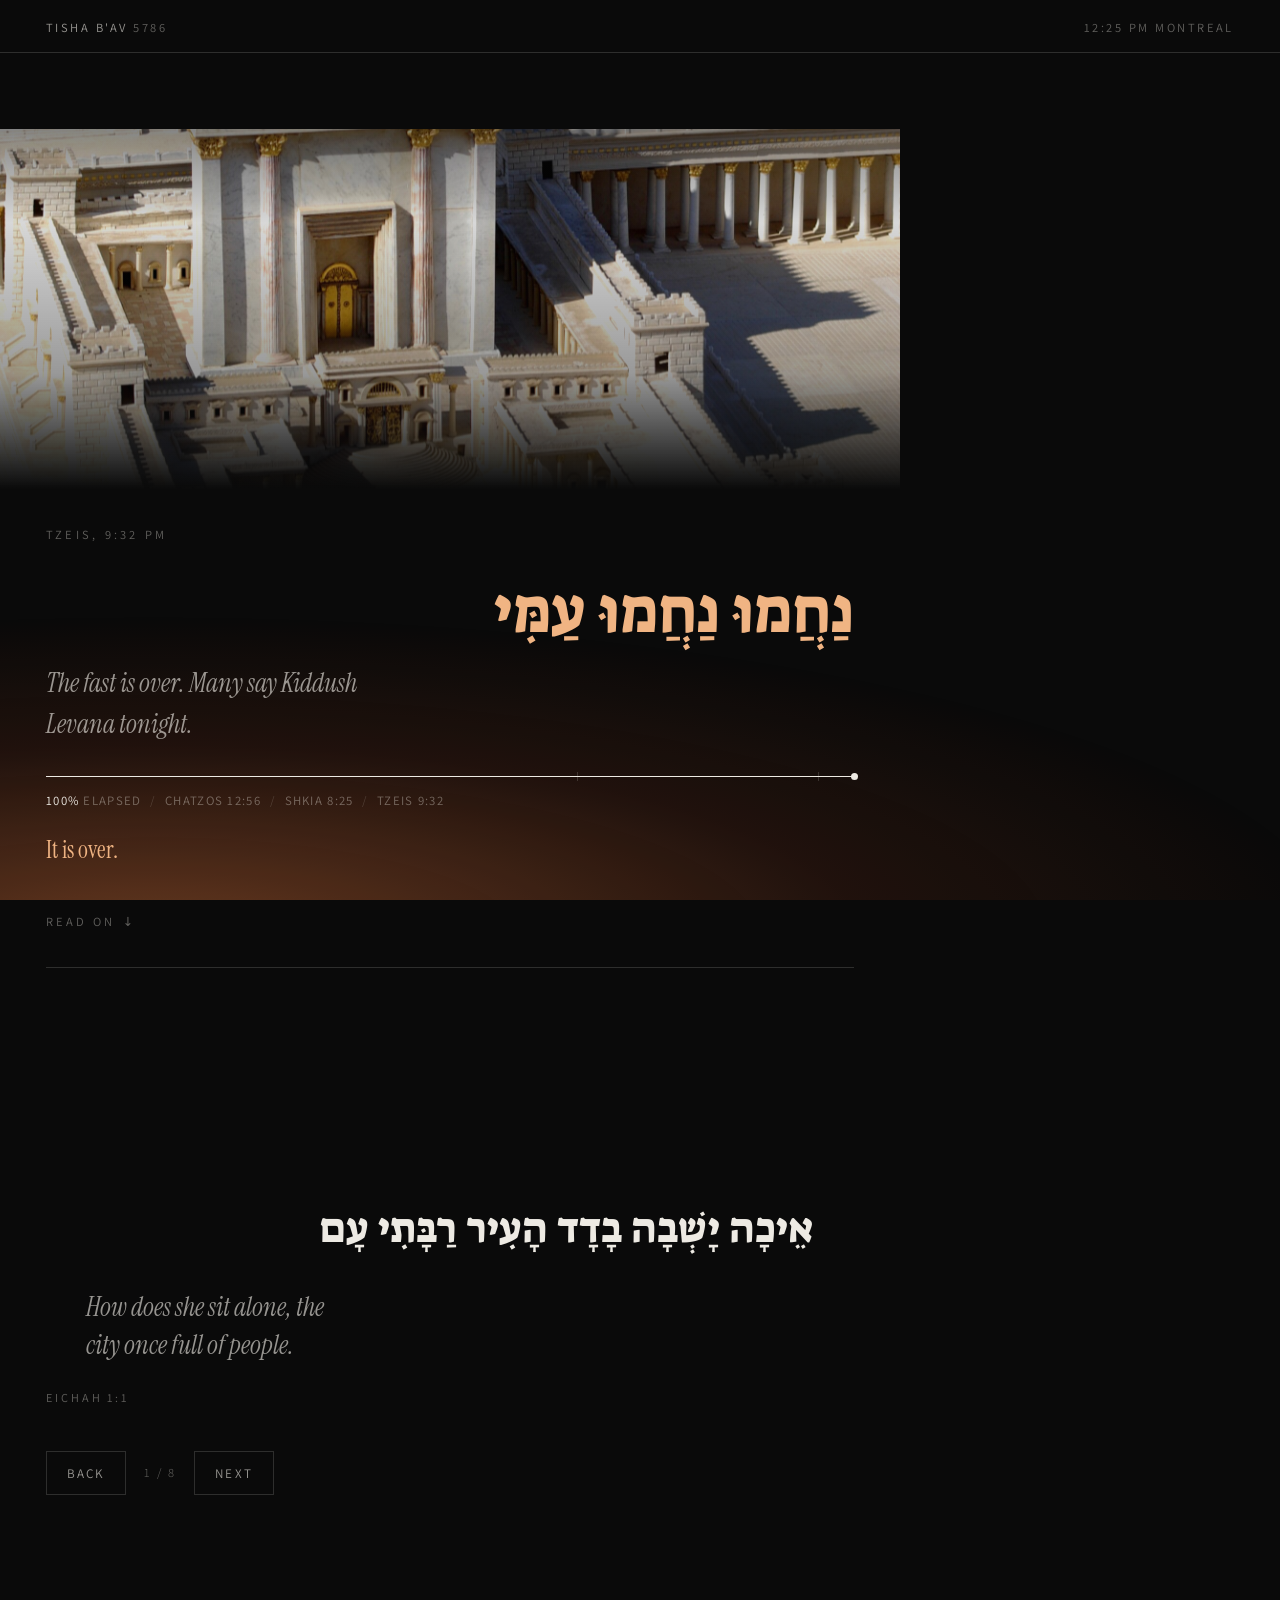
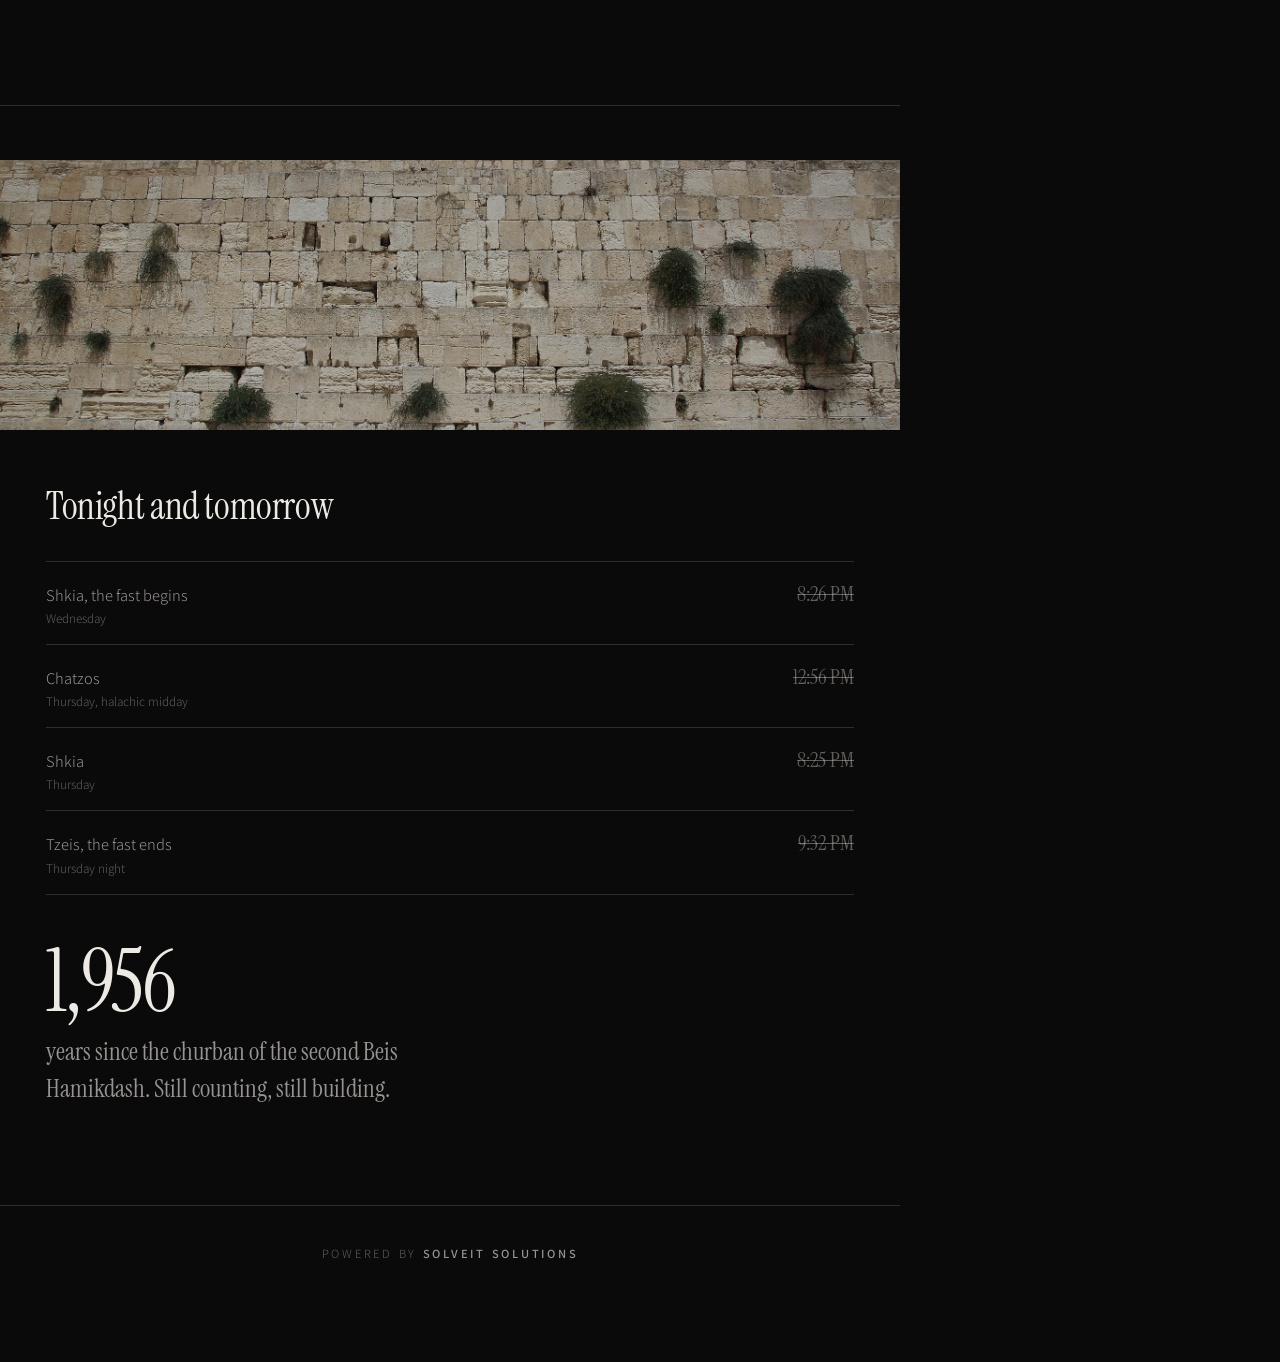
<file: index.html>
<!DOCTYPE html>
<html lang="en" dir="ltr">
<head>
<meta charset="utf-8" />
<meta name="viewport" content="width=device-width, initial-scale=1, viewport-fit=cover" />
<title>Tisha B'Av 5786</title>
<meta name="description" content="A countdown to the end of the fast. From Eicha to Nechama." />

<link rel="manifest" href="manifest.webmanifest" />
<meta name="theme-color" content="#0a0a0a" />
<meta name="apple-mobile-web-app-capable" content="yes" />
<meta name="mobile-web-app-capable" content="yes" />
<meta name="apple-mobile-web-app-status-bar-style" content="black-translucent" />
<meta name="apple-mobile-web-app-title" content="Tisha B'Av" />
<link rel="apple-touch-icon" href="icons/icon-192.png" />
<link rel="icon" href="icons/icon-192.png" type="image/png" />

<link rel="preconnect" href="https://fonts.googleapis.com" />
<link rel="preconnect" href="https://fonts.gstatic.com" crossorigin />
<link href="https://fonts.googleapis.com/css2?family=Assistant:wght@300;400;600&family=Instrument+Serif:ital@0;1&family=Suez+One&display=swap" rel="stylesheet" />
<link rel="stylesheet" href="styles.css" />
</head>
<body>

<!-- ── the field ──────────────────────────────────────────
     Eicha holds the empty half of the screen and lets go as the day turns.
     The ember is withheld until chatzos has passed. -->
<div class="field" aria-hidden="true">
  <div class="field__ember" id="fieldEmber"></div>
</div>

<header class="bar">
  <span class="bar__title">Tisha B'Av <em>5786</em></span>
  <span class="bar__clock"><span id="clock">--:--</span> Montreal</span>
</header>

<main>

  <section class="hero">

    <div class="topshot">
      <img id="topPhoto" src="img/beis-hamikdash.jpg" alt="The Beis Hamikdash" decoding="async" />
      <p class="topshot__he" id="fieldMourn" lang="he" dir="rtl" aria-hidden="true">אֵיכָה</p>
    </div>

    <div class="hero__body">
      <p class="hero__label" id="heroLabel">The fast ends in</p>

      <p class="hero__count" id="digits" role="timer" aria-live="polite" aria-atomic="true">
        <b id="hh">00</b><i>:</i><b id="mm">00</b><i>:</i><b id="ss">00</b>
      </p>

      <p class="hero__at" id="heroAt">Thursday night, <b>9:32 PM</b></p>

      <div class="hero__done" id="doneBlock" hidden>
        <p class="hero__doneHe" lang="he" dir="rtl">נַחֲמוּ נַחֲמוּ עַמִּי</p>
        <p class="hero__doneEn">The fast is over. Many say Kiddush Levana tonight.</p>
      </div>
    </div>

    <div class="line">
      <div class="line__rail">
        <span class="line__done" id="lineDone"></span>
        <span class="line__now" id="lineNow"></span>
        <span class="line__tick" data-at="chatzos"></span>
        <span class="line__tick" data-at="shkia"></span>
      </div>
      <p class="line__legend">
        <span id="pct">0%</span> elapsed
        <span class="sep">/</span> Chatzos 12:56
        <span class="sep">/</span> Shkia 8:25
        <span class="sep">/</span> Tzeis 9:32
      </p>
      <p class="stage" id="stage">The night of Eicha.</p>
    </div>

    <a class="more" href="#verses">Read on</a>
  </section>

  <section class="verses" id="verses">
    <figure class="verse" id="verse">
      <blockquote>
        <p class="verse__he" lang="he" dir="rtl" id="qHe"></p>
        <p class="verse__en" id="qEn"></p>
      </blockquote>
      <figcaption id="qSrc"></figcaption>
    </figure>
    <div class="verse__nav">
      <button class="ghost" id="qPrev" type="button" aria-label="Previous verse">Back</button>
      <span class="verse__count" id="qCount">1 / 8</span>
      <button class="ghost" id="qNext" type="button" aria-label="Next verse">Next</button>
    </div>
  </section>

  <section class="ledger" id="ledger">
    <img class="ledger__shot" src="img/kotel-night.jpg" alt="The Kotel at night" loading="lazy" decoding="async" />

    <h2>Tonight and tomorrow</h2>
    <dl class="times" id="times"></dl>

    <p class="since">
      <b id="sinceNum">1,956</b>
      years since the churban of the second Beis Hamikdash. Still counting, still building.
    </p>

    <div class="tools">
      <button class="ghost" id="installBtn" type="button" hidden>Add to home screen</button>
    </div>
  </section>

  <footer class="foot">
    <a href="https://solveitsolutions.ca" rel="noopener">Powered by <b>SolveIT Solutions</b></a>
  </footer>

</main>

<script src="app.js"></script>
</body>
</html>
</file>
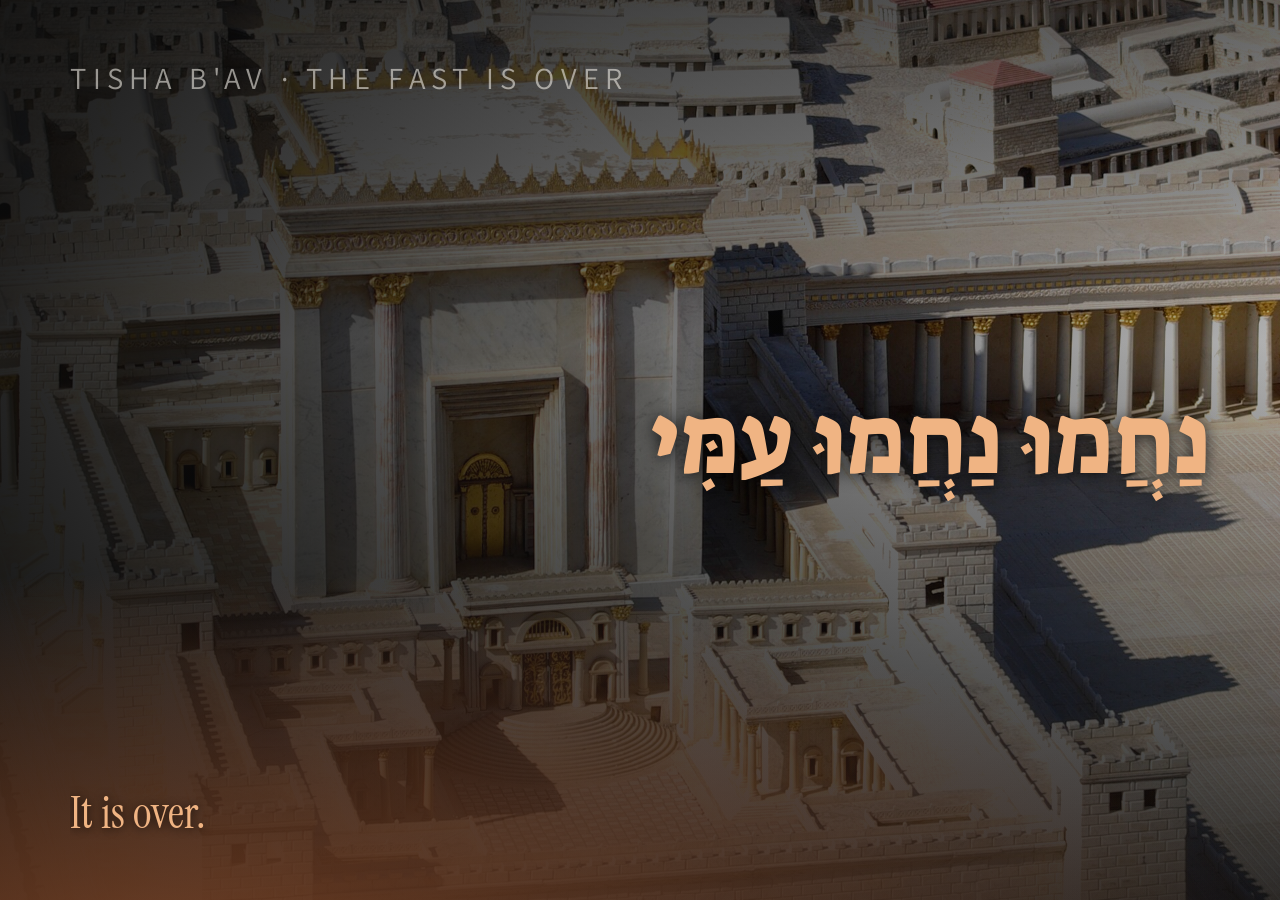
<file: widget.html>
<!DOCTYPE html>
<html lang="en">
<head>
<meta charset="utf-8" />
<meta name="viewport" content="width=device-width, initial-scale=1, viewport-fit=cover" />
<title>Tisha B'Av — widget</title>
<meta name="theme-color" content="#0a0a0a" />
<link rel="preconnect" href="https://fonts.googleapis.com" />
<link rel="preconnect" href="https://fonts.gstatic.com" crossorigin />
<link href="https://fonts.googleapis.com/css2?family=Assistant:wght@300;400;600&family=Instrument+Serif&family=Suez+One&display=swap" rel="stylesheet" />
<style>
  /* Sized in vmin/vh so it holds up at any widget shape the launcher gives it. */
  * { box-sizing: border-box; margin: 0; padding: 0; }

  html, body {
    width: 100%;
    height: 100%;
    overflow: hidden;
    background: #0a0a0a;
    color: #edeae3;
    font-family: "Assistant", system-ui, sans-serif;
    -webkit-font-smoothing: antialiased;
  }

  .w {
    position: relative;
    width: 100%;
    height: 100%;
    overflow: hidden;
    display: flex;
    flex-direction: column;
    justify-content: space-between;
    padding: 4.5% 5.5%;
  }

  .w__shot {
    position: absolute;
    inset: 0;
    width: 100%;
    height: 100%;
    object-fit: cover;
    object-position: 50% 60%;
    filter: brightness(.6) saturate(.78);
    z-index: 0;
  }

  .w__veil {
    position: absolute;
    inset: 0;
    z-index: 1;
    background:
      linear-gradient(90deg, rgba(10,10,10,.86) 0%, rgba(10,10,10,.45) 46%, rgba(10,10,10,.1) 100%),
      linear-gradient(180deg, rgba(10,10,10,.6) 0%, rgba(10,10,10,.24) 38%, rgba(10,10,10,.84) 100%);
  }

  .w__ember {
    position: absolute;
    inset: 0;
    z-index: 1;
    opacity: 0;
    background: radial-gradient(120% 60% at 14% 108%, rgba(212,112,58,.55) 0%, transparent 74%);
  }

  .w__he {
    position: absolute;
    z-index: 2;
    right: 4%;
    bottom: 3%;
    font-family: "Suez One", Georgia, serif;
    font-size: 19vmin;
    line-height: .88;
    color: rgba(237,234,227,.72);
    text-shadow: 0 1px 14px rgba(6,6,8,.9);
  }

  .row { position: relative; z-index: 3; }

  .kicker {
    font-size: max(8px, 3.4vmin);
    font-weight: 400;
    letter-spacing: .2em;
    text-transform: uppercase;
    color: rgba(237,234,227,.6);
    white-space: nowrap;
  }

  .count {
    font-family: "Instrument Serif", Georgia, serif;
    font-size: 25vmin;
    line-height: .9;
    letter-spacing: -.02em;
    font-variant-numeric: tabular-nums lining-nums;
    white-space: nowrap;
    text-shadow: 0 2px 16px rgba(6,6,8,.8);
  }

  .count i { font-style: normal; color: rgba(237,234,227,.55); }

  .stage {
    font-family: "Instrument Serif", Georgia, serif;
    font-size: max(11px, 5vmin);
    color: rgba(237,234,227,.72);
    white-space: nowrap;
    overflow: hidden;
    text-overflow: ellipsis;
    text-shadow: 0 1px 10px rgba(6,6,8,.8);
  }

  body.warm .stage { color: #f0b483; }

  .done {
    font-family: "Suez One", Georgia, serif;
    font-size: 11vmin;
    line-height: 1.2;
    color: #f0b483;
    text-shadow: 0 2px 16px rgba(6,6,8,.8);
  }

  /* Short, wide widgets: drop the stage line and shrink the Hebrew. */
  @media (max-aspect-ratio: 5/1) and (max-height: 130px) {
    .stage { display: none; }
    .w__he { font-size: 34vmin; }
    .count { font-size: 44vmin; }
  }
</style>
</head>
<body>

<div class="w">
  <img class="w__shot" id="shot" src="img/beis-hamikdash.jpg" alt="" />
  <div class="w__veil"></div>
  <div class="w__ember" id="ember"></div>
  <p class="w__he" id="he" lang="he" dir="rtl">אֵיכָה</p>

  <p class="row kicker" id="kicker">Tisha B'Av · fast ends 9:32 PM</p>

  <p class="row count" id="count"><span id="hh">00</span><i>:</i><span id="mm">00</span><i>:</i><span id="ss">00</span></p>
  <p class="row done" id="done" hidden lang="he" dir="rtl">נַחֲמוּ נַחֲמוּ עַמִּי</p>

  <p class="row stage" id="stage">The night of Eicha.</p>
</div>

<script>
(function () {
  'use strict';

  var FAST_START = Date.UTC(2026, 6, 23,  0, 26);
  var SUNRISE    = Date.UTC(2026, 6, 23,  9, 26);
  var CHATZOS    = Date.UTC(2026, 6, 23, 16, 56);
  var SHKIA      = Date.UTC(2026, 6, 24,  0, 25);
  var FAST_END   = Date.UTC(2026, 6, 24,  1, 32);

  var STAGES = [
    [FAST_START, 'The night of Eicha.'],
    [SUNRISE,    'Morning. Kinnos.'],
    [CHATZOS,    'Chatzos has passed.'],
    [SHKIA,      'The sun is down. Not yet.'],
    [FAST_END,   'It is over.']
  ];

  var $ = function (id) { return document.getElementById(id); };
  var forced = null;
  var q = /[?&]p=([0-9.]+)/.exec(location.search);
  if (q) forced = Math.max(0, Math.min(1, parseFloat(q[1])));

  function pad(n) { return n < 10 ? '0' + n : '' + n; }
  function clamp01(v) { return Math.max(0, Math.min(1, v)); }
  function ramp(v, a, b) { return clamp01((v - a) / (b - a)); }

  function tick() {
    var span = FAST_END - FAST_START;
    var now = forced === null ? Date.now() : FAST_START + span * forced;
    var p = clamp01((now - FAST_START) / span);
    var remain = FAST_END - now;

    var lift = Math.pow(p, 1.35);
    $('shot').style.filter = 'brightness(' + (.6 + lift * .5).toFixed(3) +
                             ') saturate(' + (.78 + lift * .5).toFixed(3) + ')';
    $('ember').style.opacity = (ramp(now, CHATZOS, FAST_END) * .9).toFixed(3);
    $('he').style.opacity = (1 - ramp(now, CHATZOS, SHKIA)).toFixed(3);
    document.body.classList.toggle('warm', now >= CHATZOS);

    var text = STAGES[0][1];
    for (var i = 0; i < STAGES.length; i++) if (now >= STAGES[i][0]) text = STAGES[i][1];
    $('stage').textContent = text;

    if (remain <= 0) {
      $('count').hidden = true;
      $('done').hidden = false;
      $('kicker').textContent = "Tisha B'Av · the fast is over";
      return;
    }

    var t = Math.floor(remain / 1000);
    $('hh').textContent = pad(Math.floor(t / 3600));
    $('mm').textContent = pad(Math.floor((t % 3600) / 60));
    $('ss').textContent = pad(t % 60);
  }

  tick();
  setInterval(tick, 1000);
  document.addEventListener('visibilitychange', function () { if (!document.hidden) tick(); });
})();
</script>
</body>
</html>
</file>
<file: styles.css>
/* Tisha B'Av 5786 — from Eicha to Nechama.
   Editorial. Black, off-white, and one ember that is withheld until
   chatzos has passed. Nothing is decorative; everything arrives on time. */

:root {
  --void:   #0a0a0a;
  --paper:  #edeae3;
  --dim:    rgba(237, 234, 227, .62);
  --faint:  rgba(237, 234, 227, .38);
  --hair:   rgba(237, 234, 227, .16);

  --ember:  #d4703a;
  --ember-lite: #f0b483;

  --display: "Instrument Serif", Georgia, serif;
  --hebrew:  "Suez One", Georgia, serif;
  --ui:      "Assistant", system-ui, sans-serif;

  --gut: 22px;
  --ease: cubic-bezier(.22, .68, .3, 1);
}

* { box-sizing: border-box; }

html, body {
  margin: 0;
  padding: 0;
  background: var(--void);
  color: var(--paper);
  overflow-x: hidden;
}

body {
  font-family: var(--ui);
  font-size: 17px;
  font-weight: 300;
  line-height: 1.6;
  -webkit-font-smoothing: antialiased;
}

::selection { background: var(--ember); color: #0a0a0a; }

/* ── the field ──────────────────────────────────────────── */

.field {
  position: fixed;
  inset: 0;
  z-index: 0;
  overflow: hidden;
  pointer-events: none;
  background: var(--void);
}

/* The first colour of the day, and it does not come before chatzos. */
.field__ember {
  position: absolute;
  inset: 0;
  opacity: 0;
  background:
    radial-gradient(120% 46% at 12% 104%, rgba(212, 112, 58, .5) 0%, rgba(150, 62, 30, .18) 46%, transparent 78%);
  will-change: opacity;
}

/* ── the top ────────────────────────────────────────────────
   A photograph of the Beis Hamikdash holding the head of the page,
   dissolving into the black the countdown sits on. */

.topshot {
  position: relative;
  width: calc(100% + var(--gut) * 2);
  margin: -14px calc(var(--gut) * -1) clamp(22px, 4svh, 40px);
  height: clamp(230px, 40svh, 440px);
  overflow: hidden;
}

.topshot img {
  display: block;
  width: 100%;
  height: 100%;
  object-fit: cover;
  object-position: 50% 62%;
  /* set from JS as the fast progresses */
  filter: brightness(.62) saturate(.78) contrast(1.03);
  will-change: filter;
  transform: scale(1.02);
}

.topshot::after {
  content: "";
  position: absolute;
  inset: 0;
  background:
    linear-gradient(180deg, rgba(10, 10, 10, .5) 0%, rgba(10, 10, 10, .16) 26%,
                    rgba(10, 10, 10, .42) 68%, var(--void) 100%);
}

/* One word, set enormous over the photograph. The whole megillah in
   four letters, and it lets go as the day turns. */
.topshot__he {
  position: absolute;
  z-index: 2;
  right: var(--gut);
  bottom: 6px;
  margin: 0;
  font-family: var(--hebrew);
  font-weight: 400;
  font-size: clamp(4.2rem, 26vw, 10rem);
  line-height: .92;
  letter-spacing: -.02em;
  white-space: nowrap;
  color: rgba(237, 234, 227, .9);
  text-shadow: 0 2px 26px rgba(6, 6, 8, .85), 0 1px 4px rgba(6, 6, 8, .7);
  will-change: opacity;
}

@media (prefers-reduced-motion: no-preference) {
  .topshot img { animation: sway 48s ease-in-out infinite alternate; }
}

@keyframes sway {
  from { transform: scale(1.02) translate3d(0, 0, 0); }
  to   { transform: scale(1.09) translate3d(0, -1.6%, 0); }
}

/* ── chrome ─────────────────────────────────────────────── */

.bar {
  position: relative;
  z-index: 2;
  display: flex;
  justify-content: space-between;
  align-items: baseline;
  gap: 16px;
  padding: calc(18px + env(safe-area-inset-top)) var(--gut) 14px;
  border-bottom: 1px solid var(--hair);
  font-size: .78rem;
  font-weight: 400;
  letter-spacing: .2em;
  text-transform: uppercase;
  color: var(--faint);
}

.bar__title { color: var(--dim); }
.bar__title em { font-style: normal; color: var(--faint); }
.bar__clock { white-space: nowrap; font-variant-numeric: tabular-nums; }

main {
  position: relative;
  z-index: 2;
  padding: 0 var(--gut) calc(56px + env(safe-area-inset-bottom));
  max-width: 900px;
}

/* ── hero ───────────────────────────────────────────────── */

.hero {
  min-height: calc(100svh - 62px);
  display: flex;
  flex-direction: column;
  padding: 0 0 22px;
}

.hero__body { margin-bottom: auto; }

.hero__label {
  margin: 0 0 clamp(10px, 2.4svh, 22px);
  font-size: .78rem;
  font-weight: 400;
  letter-spacing: .26em;
  text-transform: uppercase;
  color: var(--faint);
}

.hero__count {
  margin: 0;
  font-family: var(--display);
  font-weight: 400;
  font-size: clamp(4.2rem, 22vw, 11rem);
  line-height: .88;
  letter-spacing: -.028em;
  font-variant-numeric: tabular-nums lining-nums;
  white-space: nowrap;
}

.hero__count b { font-weight: 400; }
.hero__count i { font-style: normal; color: var(--dim); margin: 0 -.02em; }

#ss { transition: opacity .4s var(--ease); }
#ss.tick { opacity: .42; }

.hero__at {
  margin: clamp(14px, 2.6svh, 26px) 0 0;
  font-family: var(--display);
  font-style: italic;
  font-size: clamp(1.25rem, 5.4vw, 1.7rem);
  color: var(--dim);
}

.hero__at b { font-style: normal; font-weight: 400; color: var(--paper); }

/* the end */

.hero__done { margin-top: clamp(18px, 3svh, 30px); }

.hero__doneHe {
  margin: 0 0 14px;
  font-family: var(--hebrew);
  font-size: clamp(2.1rem, 11vw, 4rem);
  line-height: 1.22;
  color: var(--ember-lite);
}

.hero__doneEn {
  margin: 0;
  font-family: var(--display);
  font-style: italic;
  font-size: clamp(1.2rem, 5vw, 1.6rem);
  color: var(--dim);
  max-width: 26ch;
}

/* ── the line ───────────────────────────────────────────── */

.line { margin-top: 30px; }

.line__rail {
  position: relative;
  height: 1px;
  background: var(--hair);
}

.line__done {
  position: absolute;
  left: 0;
  top: 0;
  height: 1px;
  width: 0;
  background: var(--paper);
  transition: width 1s linear;
}

.line__now {
  position: absolute;
  top: 50%;
  left: 0;
  width: 7px;
  height: 7px;
  margin: -3.5px 0 0 -3.5px;
  border-radius: 50%;
  background: var(--paper);
  transition: left 1s linear;
}

.line__tick {
  position: absolute;
  top: -4px;
  width: 1px;
  height: 9px;
  background: var(--hair);
}

.line__tick[data-at="chatzos"] { left: 65.7%; }
.line__tick[data-at="shkia"]   { left: 95.6%; }

.line__legend {
  margin: 14px 0 0;
  font-size: .8rem;
  font-weight: 400;
  letter-spacing: .1em;
  text-transform: uppercase;
  color: var(--faint);
  font-variant-numeric: tabular-nums;
}

.line__legend #pct { color: var(--paper); }
.line__legend .sep { padding: 0 .35em; opacity: .45; }

.stage {
  margin: 20px 0 0;
  font-family: var(--display);
  font-size: clamp(1.15rem, 4.8vw, 1.5rem);
  color: var(--dim);
  transition: color .8s var(--ease);
}

body.has-ember .stage { color: var(--ember-lite); }

.more {
  align-self: flex-start;
  margin-top: 30px;
  padding: 12px 0;
  min-height: 44px;
  display: inline-flex;
  align-items: center;
  gap: .6em;
  font-size: .78rem;
  font-weight: 400;
  letter-spacing: .24em;
  text-transform: uppercase;
  color: var(--faint);
  text-decoration: none;
  border-bottom: 1px solid transparent;
  transition: color .2s var(--ease), border-color .2s var(--ease);
}

.more::after { content: "↓"; letter-spacing: 0; }
.more:hover, .more:focus-visible { color: var(--paper); border-color: var(--hair); outline: none; }

/* ── verses ─────────────────────────────────────────────── */

.verses {
  min-height: 82svh;
  display: flex;
  flex-direction: column;
  justify-content: center;
  padding: 12svh 0;
  border-top: 1px solid var(--hair);
}

.verse { margin: 0; }

.verse__he {
  margin: 0 0 26px;
  font-family: var(--hebrew);
  font-size: clamp(1.55rem, 7vw, 2.6rem);
  line-height: 1.62;
  color: var(--paper);
  text-align: right;
  text-wrap: balance;
}

.verse__en {
  margin: 0;
  font-family: var(--display);
  font-style: italic;
  font-size: clamp(1.2rem, 5vw, 1.6rem);
  line-height: 1.5;
  color: var(--dim);
  max-width: 32ch;
  text-wrap: balance;
}

.verse figcaption {
  margin-top: 22px;
  font-size: .76rem;
  font-weight: 400;
  letter-spacing: .24em;
  text-transform: uppercase;
  color: var(--faint);
}

.verse.is-swapping .verse__he,
.verse.is-swapping .verse__en,
.verse.is-swapping figcaption { opacity: 0; transform: translateY(8px); }

.verse__he, .verse__en, .verse figcaption {
  transition: opacity .42s var(--ease), transform .42s var(--ease);
}

.verse__nav {
  display: flex;
  align-items: center;
  gap: 18px;
  margin-top: 44px;
}

.verse__count {
  font-size: .78rem;
  letter-spacing: .16em;
  color: var(--faint);
  font-variant-numeric: tabular-nums;
}

/* ── ledger ─────────────────────────────────────────────── */

.ledger {
  position: relative;
  padding: 54px 0 0;
  border-top: 1px solid var(--hair);
  background: var(--void);
  margin-inline: calc(var(--gut) * -1);
  padding-inline: var(--gut);
}

.ledger__shot {
  display: block;
  width: calc(100% + var(--gut) * 2);
  margin: 0 calc(var(--gut) * -1) 46px;
  height: clamp(180px, 30svh, 300px);
  object-fit: cover;
  object-position: 50% 58%;
  filter: brightness(.78) saturate(.9);
}

.ledger h2 {
  margin: 0 0 24px;
  font-family: var(--display);
  font-weight: 400;
  font-size: clamp(1.7rem, 7vw, 2.4rem);
  letter-spacing: -.01em;
}

.times { margin: 0 0 44px; border-top: 1px solid var(--hair); }

.times div {
  display: flex;
  justify-content: space-between;
  align-items: baseline;
  gap: 18px;
  padding: 15px 0;
  border-bottom: 1px solid var(--hair);
}

.times dt { font-size: 1.02rem; color: var(--dim); }
.times dt small { display: block; font-size: .82rem; color: var(--faint); }

.times dd {
  margin: 0;
  font-family: var(--display);
  font-size: 1.3rem;
  font-variant-numeric: tabular-nums;
  white-space: nowrap;
}

.times div.is-past dd { color: var(--faint); text-decoration: line-through; text-decoration-thickness: 1px; }
.times div.is-next dd { color: var(--ember-lite); }

.since {
  margin: 0 0 44px;
  font-family: var(--display);
  font-size: clamp(1.2rem, 5vw, 1.55rem);
  line-height: 1.5;
  color: var(--dim);
  max-width: 34ch;
}

.since b {
  display: block;
  font-weight: 400;
  font-size: clamp(3.4rem, 16vw, 5.4rem);
  line-height: 1;
  letter-spacing: -.03em;
  color: var(--paper);
  margin-bottom: 8px;
}

/* ── controls ───────────────────────────────────────────── */

.tools { display: flex; flex-wrap: wrap; gap: 10px; }

.ghost {
  min-height: 44px;
  padding: 0 20px;
  background: none;
  border: 1px solid var(--hair);
  color: var(--dim);
  font-family: var(--ui);
  font-size: .82rem;
  font-weight: 400;
  letter-spacing: .16em;
  text-transform: uppercase;
  cursor: pointer;
  transition: color .18s var(--ease), border-color .18s var(--ease);
}

.ghost:hover { color: var(--paper); border-color: var(--dim); }
.ghost:focus-visible { outline: 2px solid var(--ember); outline-offset: 2px; }
.ghost[aria-pressed="true"] { color: var(--ember-lite); border-color: rgba(212, 112, 58, .5); }

/* ── footer ─────────────────────────────────────────────── */

.foot {
  margin: 54px calc(var(--gut) * -1) 0;
  padding: 26px var(--gut) calc(30px + env(safe-area-inset-bottom));
  border-top: 1px solid var(--hair);
  text-align: center;
}

.foot a {
  display: inline-block;
  min-height: 44px;
  line-height: 44px;
  font-size: .78rem;
  font-weight: 300;
  letter-spacing: .22em;
  text-transform: uppercase;
  color: var(--faint);
  text-decoration: none;
  transition: color .2s var(--ease);
}

.foot b { font-weight: 600; color: var(--dim); transition: color .2s var(--ease); }
.foot a:hover, .foot a:focus-visible { color: var(--dim); }
.foot a:hover b, .foot a:focus-visible b { color: var(--ember-lite); }

/* ── wider ──────────────────────────────────────────────── */

@media (min-width: 720px) {
  :root { --gut: 46px; }
  body { font-size: 18px; }
  .hero { padding-top: 10svh; }
  .field__he { font-size: clamp(9rem, 17vw, 17rem); }
  .verse__he { max-width: 20ch; margin-left: auto; }
}

/* ── reduced motion ─────────────────────────────────────── */

@media (prefers-reduced-motion: reduce) {
  /* The ambient sway is off (see .topshot). The small feedback
     transitions stay -- they carry meaning, not decoration. */
  * { scroll-behavior: auto; }
}
</file>
